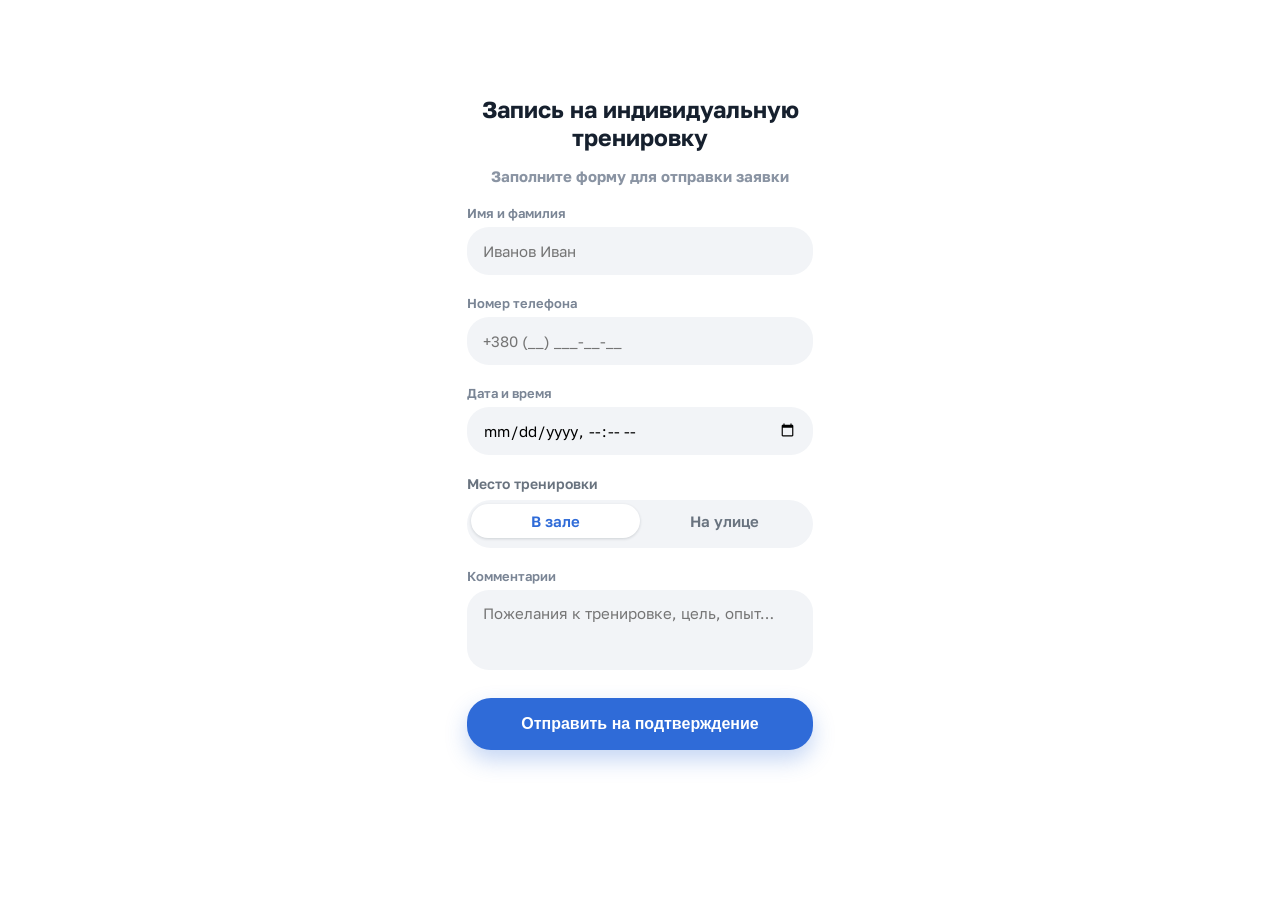
<file: form/index.html>
<!DOCTYPE html>
<html lang="en">

<head>
    <meta charset="UTF-8">
    <meta name="viewport" content="width=device-width, initial-scale=1.0">
    <title>Registration for training</title>
    <link rel="stylesheet" href="style.css">
    <link rel="preconnect" href="https://fonts.googleapis.com">
    <link rel="preconnect" href="https://fonts.gstatic.com" crossorigin>
    <link href="https://fonts.googleapis.com/css2?family=Golos+Text:wght@400;500;600;700;800;900&display=swap"
        rel="stylesheet">

    <script src="script.js" defer></script>
</head>

<body>
    <main class="page">
        <div class="booking-card">
            <h1>Запись на индивидуальную тренировку</h1>
            <h2>Заполните форму для отправки заявки</h2>

            <div class="field">
                <label for="fullname">Имя и фамилия</label>
                <input type="text" name="fullname" id="fullname" placeholder="Иванов Иван">
            </div>

            <div class="field">
                <label for="phone-number">Номер телефона</label>
                <input type="text" name="phone-number" id="phone-number" placeholder="+380 (__) ___-__-__">
            </div>

            <div class="field">
                <label for="datetime">Дата и время</label>
                <input type="datetime-local" name="datetime" id="datetime">
            </div>

            <div class="field">
                <label class="field-label">Место тренировки</label>

                <div class="place-switch">
                    <input type="radio" name="place" id="gym" value="В зале" checked>
                    <label for="gym">В зале</label>

                    <input type="radio" name="place" id="outside" value="На улице">
                    <label for="outside">На улице</label>
                </div>
            </div>

            <div class="field">
                <label for="comments">Комментарии</label>
                <textarea name="comments" id="comments" placeholder="Пожелания к тренировке, цель, опыт…"></textarea>
            </div>

            <button class="check">Отправить на подтверждение</button>
        </div>
    </main>
</body>

</html>
</file>
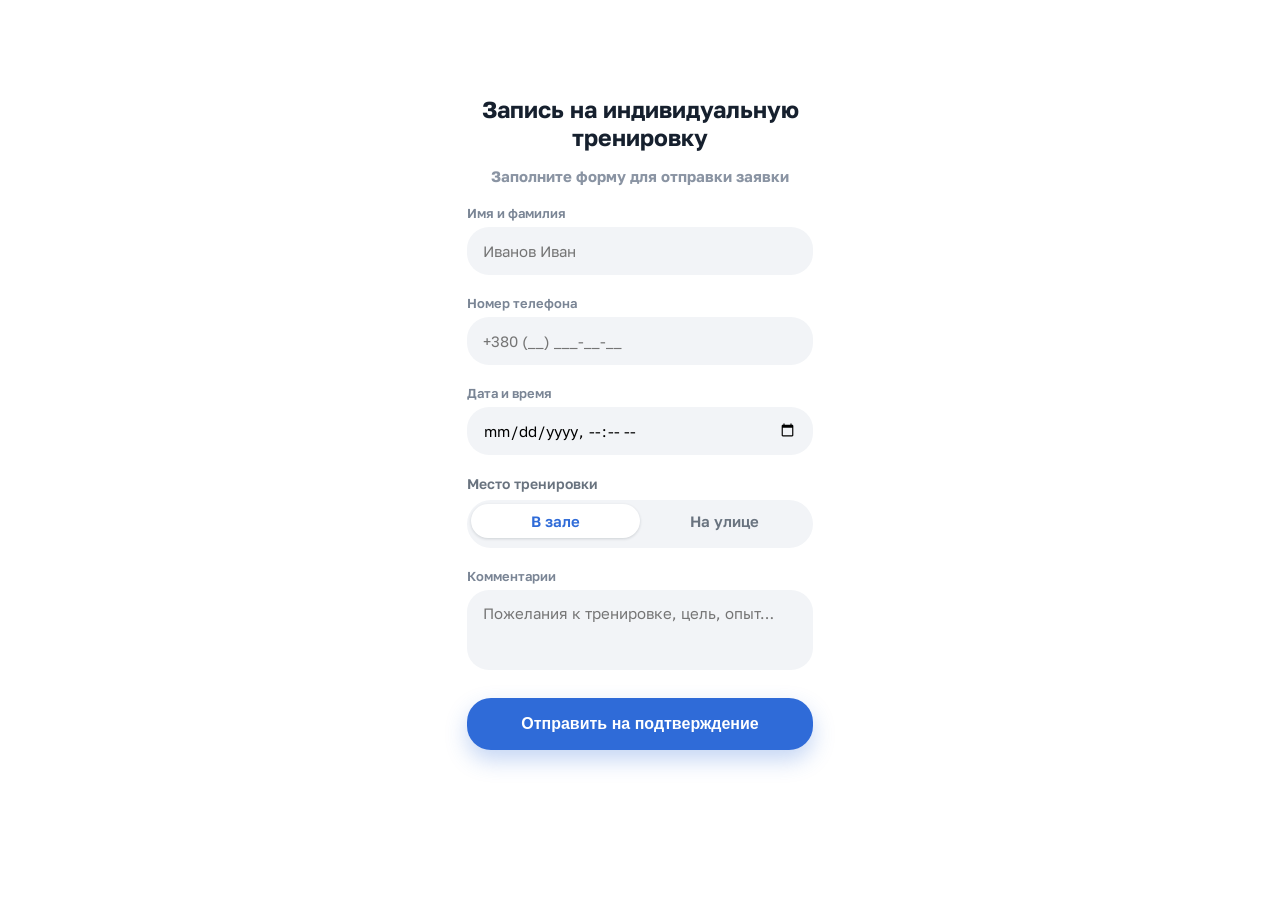
<file: webapp/index.html>
<!DOCTYPE html>
<html lang="en">

<head>
    <meta charset="UTF-8">
    <meta name="viewport" content="width=device-width, initial-scale=1.0">
    <title>Registration for training</title>
    <link rel="stylesheet" href="static/css/style.css">
    <link rel="preconnect" href="https://fonts.googleapis.com">
    <link rel="preconnect" href="https://fonts.gstatic.com" crossorigin>
    <link href="https://fonts.googleapis.com/css2?family=Golos+Text:wght@400;500;600;700;800;900&display=swap"
        rel="stylesheet">

    <script src="static/js/script.js" defer></script>
</head>

<body>
    <main class="page">
        <div class="booking-card">
            <h1>Запись на индивидуальную тренировку</h1>
            <h2>Заполните форму для отправки заявки</h2>

            <div class="field">
                <label for="fullname">Имя и фамилия</label>
                <input type="text" name="fullname" id="fullname" placeholder="Иванов Иван">
            </div>

            <div class="field">
                <label for="phone-number">Номер телефона</label>
                <input type="text" name="phone-number" id="phone-number" placeholder="+380 (__) ___-__-__">
            </div>

            <div class="field">
                <label for="datetime">Дата и время</label>
                <input type="datetime-local" name="datetime" id="datetime">
            </div>

            <div class="field">
                <label class="field-label">Место тренировки</label>

                <div class="place-switch">
                    <input type="radio" name="place" id="gym" value="В зале" checked>
                    <label for="gym">В зале</label>

                    <input type="radio" name="place" id="outside" value="На улице">
                    <label for="outside">На улице</label>
                </div>
            </div>

            <div class="field">
                <label for="comments">Комментарии</label>
                <textarea name="comments" id="comments" placeholder="Пожелания к тренировке, цель, опыт…"></textarea>
            </div>

            <button class="check">Отправить на подтверждение</button>
        </div>
    </main>
</body>

</html>
</file>
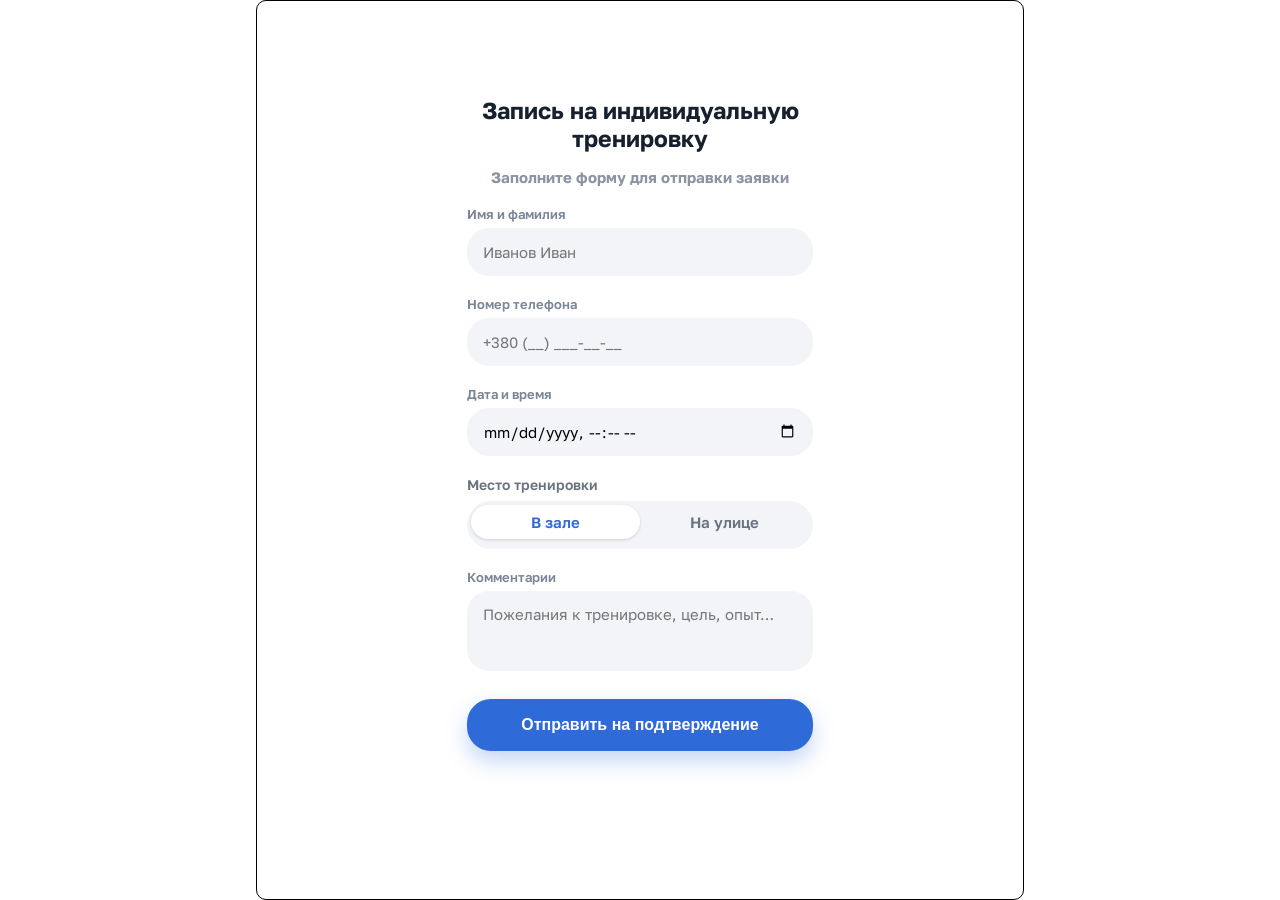
<file: webapp/form.html>
<!DOCTYPE html>
<html lang="en">

<head>
    <meta charset="UTF-8">
    <meta name="viewport" content="width=device-width, initial-scale=1.0">
    <title>Registration for training</title>
    <link rel="stylesheet" href="static/css/form.css">
    <link rel="preconnect" href="https://fonts.googleapis.com">
    <link rel="preconnect" href="https://fonts.gstatic.com" crossorigin>
    <link href="https://fonts.googleapis.com/css2?family=Golos+Text:wght@400;500;600;700;800;900&display=swap"
        rel="stylesheet">

    <script src="static/js/form.js" defer></script>
</head>

<body>
    <main class="page">
        <div class="booking-card">
            <h1>Запись на индивидуальную тренировку</h1>
            <h2>Заполните форму для отправки заявки</h2>

            <div class="field">
                <label for="fullname">Имя и фамилия</label>
                <input type="text" name="fullname" id="fullname" placeholder="Иванов Иван">
            </div>

            <div class="field">
                <label for="phone-number">Номер телефона</label>
                <input type="text" name="phone-number" id="phone-number" placeholder="+380 (__) ___-__-__">
            </div>

            <div class="field">
                <label for="datetime">Дата и время</label>
                <input type="datetime-local" name="datetime" id="datetime">
            </div>

            <div class="field">
                <label class="field-label">Место тренировки</label>

                <div class="place-switch">
                    <input type="radio" name="place" id="gym" value="В зале" checked>
                    <label for="gym">В зале</label>

                    <input type="radio" name="place" id="outside" value="На улице">
                    <label for="outside">На улице</label>
                </div>
            </div>

            <div class="field">
                <label for="comments">Комментарии</label>
                <textarea name="comments" id="comments" placeholder="Пожелания к тренировке, цель, опыт…"></textarea>
            </div>

            <button class="check">Отправить на подтверждение</button>
        </div>
    </main>
</body>

</html>
</file>
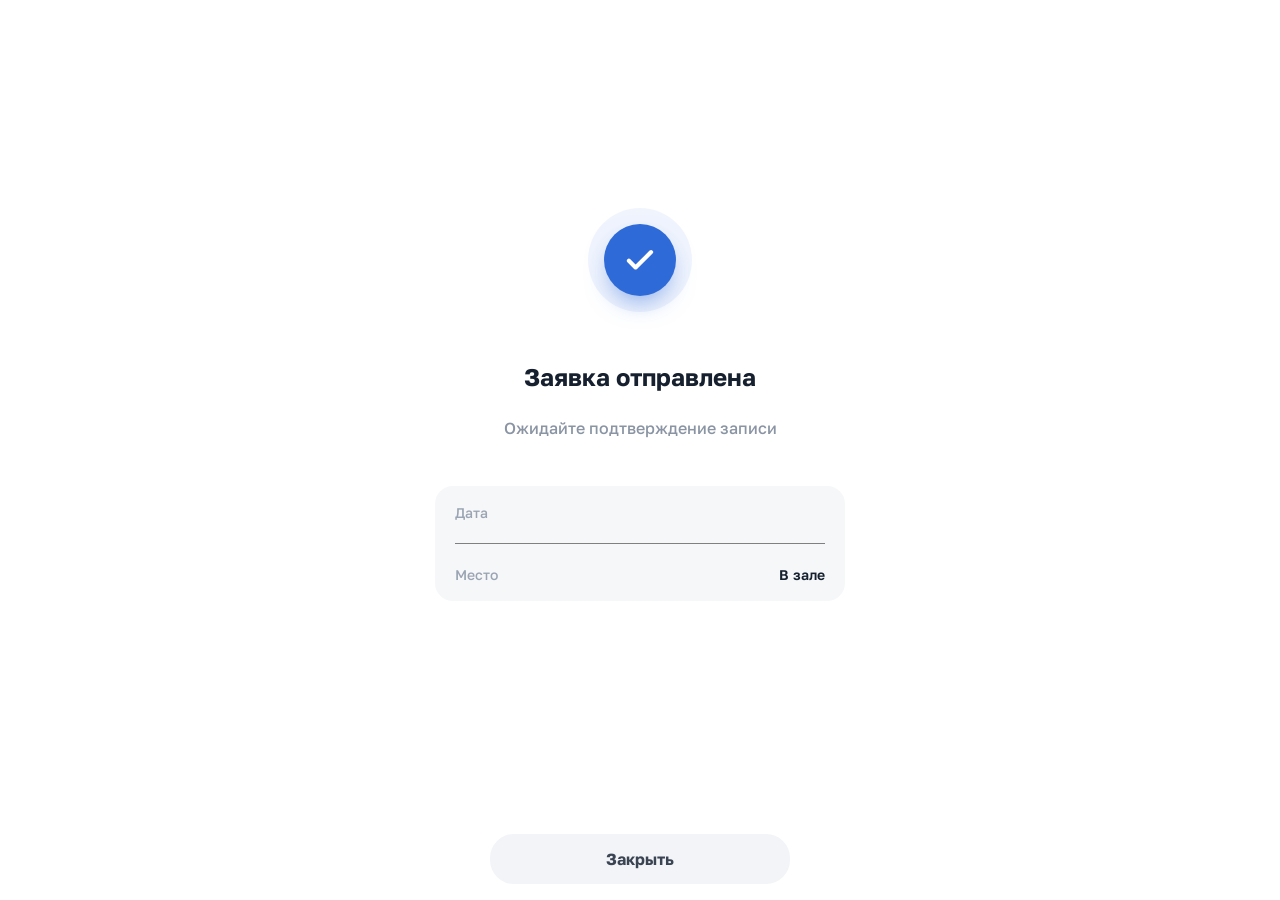
<file: webapp/success.html>
<!DOCTYPE html>
<html lang="en">

<head>
    <meta charset="UTF-8">
    <meta name="viewport" content="width=device-width, initial-scale=1.0">
    <title>Success</title>
    <link rel="stylesheet" href="static/css/success.css">
    <link rel="preconnect" href="https://fonts.googleapis.com">
    <link rel="preconnect" href="https://fonts.gstatic.com" crossorigin>
    <link href="https://fonts.googleapis.com/css2?family=Golos+Text:wght@400;500;600;700;800;900&display=swap"
        rel="stylesheet">
    <script src="static/js/success.js" defer></script>
</head>

<body>
    <main>
        <div class="check-wrap">
            <div class="check-mark">
                <svg data-dc-tpl="153" width="38" height="38" viewBox="0 0 24 24" fill="none" stroke="#fff"
                    stroke-width="2.6" stroke-linecap="round" stroke-linejoin="round">
                    <path data-dc-tpl="154" d="M5 12.5l4.2 4.2L19 7"></path>
                </svg>

            </div>
        </div>

        <h1>Заявка отправлена</h1>
        <h2>Ожидайте подтверждение записи</h2>

        <div class="card">
            <div class="row">
                <span>Дата</span>
                <b><time datetime="2013-12-25 11:12"></time></b>
            </div>

            <hr>

            <div class="row">
                <span>Место</span>
                <b>В зале</b>
            </div>
        </div>
        <button class="close">Закрыть</button>
    </main>
</body>

</html>
</file>
<file: form/style.css>
* {
    box-sizing: border-box;
}

body {
    margin: 0;
    font-family: "Golos Text", sans-serif;
    background-color: #ffffff;
    color: #16202E;
}

.page {
    min-height: 100vh;
    display: flex;
    justify-content: center;
    padding: 80px 16px 24px;
}

.booking-card {
    width: 100%;
    max-width: 346px;
}

input {
    width: 100%;
    height: 48px;

    padding: 0 16px;

    border: none;
    border-radius: 22px;

    background-color: #F2F4F7;

    font-family: inherit;
    font-size: 15px;
}

h1 {
    text-align: center;
    color: #16202E;
    font-family: "Golos Text", sans-serif;
    font-size: 23px;
    font-weight: bold;
}

h2 {
    text-align: center;
    color: #8A94A3;
    font-size: 15px;
    font-weight: medium;
}

label {
    display: block;
    margin-bottom: 6px;

    font-size: 13px;
    font-weight: 600;
    color: #7A8595;
}

button {
    background-color: #2F6BD8;
    border-radius: calc(22px + 2px);
    box-shadow: 0 10 22;
    margin-top: 24px;
    padding: 10px;
    color: #FFFFFF;
    width: 100%;
    height: 52px;
    border: none;
    border-radius: 24px;
    font-size: 16px;
    font-weight: 700;
    cursor: pointer;
    box-shadow: 0 10px 22px rgba(47, 107, 216, 0.28);
    transition: 0.2s;
}

button:hover {
    background-color: #245CC4;
}

button:active {
    transform: translateY(1px);
    box-shadow: 0 6px 14px rgba(47, 107, 216, 0.25);
}

button:focus {
    outline: none;
    box-shadow: 0 0 0 4px rgba(47, 107, 216, 0.2);
}

.field {
    margin-top: 20px;
}

.field-label {
    display: block;
    margin-bottom: 8px;

    font-size: 14px;
    font-weight: 600;
    color: #69737F;
}

.place-switch {
    display: flex;
    width: 100%;
    height: 48px;

    padding: 4px;
    background-color: #F2F4F7;
    border-radius: 24px;
}

.place-switch input {
    display: none;
}

.place-switch label {
    width: 50%;

    display: flex;
    align-items: center;
    justify-content: center;

    border-radius: 20px;

    font-size: 15px;
    font-weight: 600;
    color: #69737F;

    cursor: pointer;
    transition: 0.2s;
}

.place-switch input:checked+label {
    background-color: #FFFFFF;
    color: #2F6BD8;
    box-shadow: 0 1px 3px rgba(20, 29, 43, 0.16);
}

textarea {
    width: 100%;
    height: 80px;

    padding: 14px 16px;

    border: none;
    border-radius: 22px;

    background-color: #F2F4F7;

    font-family: inherit;
    font-size: 15px;

    resize: none;
}

.invalid {
    border: 1px solid red;
    background-color: rgb(from red r g b / 0.03);
}

.invalid + p {
    color: red;
    font-size: small;
    margin: 3px;
}
</file>
<file: webapp/static/css/style.css>
* {
    box-sizing: border-box;
}

body {
    margin: 0;
    font-family: "Golos Text", sans-serif;
    background-color: #ffffff;
    color: #16202E;
}

.page {
    min-height: 100vh;
    display: flex;
    justify-content: center;
    padding: 80px 16px 24px;
}

.booking-card {
    width: 100%;
    max-width: 346px;
}

input {
    width: 100%;
    height: 48px;

    padding: 0 16px;

    border: none;
    border-radius: 22px;

    background-color: #F2F4F7;

    font-family: inherit;
    font-size: 15px;
}

h1 {
    text-align: center;
    color: #16202E;
    font-family: "Golos Text", sans-serif;
    font-size: 23px;
    font-weight: bold;
}

h2 {
    text-align: center;
    color: #8A94A3;
    font-size: 15px;
    font-weight: medium;
}

label {
    display: block;
    margin-bottom: 6px;

    font-size: 13px;
    font-weight: 600;
    color: #7A8595;
}

button {
    background-color: #2F6BD8;
    border-radius: calc(22px + 2px);
    box-shadow: 0 10 22;
    margin-top: 24px;
    padding: 10px;
    color: #FFFFFF;
    width: 100%;
    height: 52px;
    border: none;
    border-radius: 24px;
    font-size: 16px;
    font-weight: 700;
    cursor: pointer;
    box-shadow: 0 10px 22px rgba(47, 107, 216, 0.28);
    transition: 0.2s;
}

button:hover {
    background-color: #245CC4;
}

button:active {
    transform: translateY(1px);
    box-shadow: 0 6px 14px rgba(47, 107, 216, 0.25);
}

button:focus {
    outline: none;
    box-shadow: 0 0 0 4px rgba(47, 107, 216, 0.2);
}

.field {
    margin-top: 20px;
}

.field-label {
    display: block;
    margin-bottom: 8px;

    font-size: 14px;
    font-weight: 600;
    color: #69737F;
}

.place-switch {
    display: flex;
    width: 100%;
    height: 48px;

    padding: 4px;
    background-color: #F2F4F7;
    border-radius: 24px;
}

.place-switch input {
    display: none;
}

.place-switch label {
    width: 50%;

    display: flex;
    align-items: center;
    justify-content: center;

    border-radius: 20px;

    font-size: 15px;
    font-weight: 600;
    color: #69737F;

    cursor: pointer;
    transition: 0.2s;
}

.place-switch input:checked+label {
    background-color: #FFFFFF;
    color: #2F6BD8;
    box-shadow: 0 1px 3px rgba(20, 29, 43, 0.16);
}

textarea {
    width: 100%;
    height: 80px;

    padding: 14px 16px;

    border: none;
    border-radius: 22px;

    background-color: #F2F4F7;

    font-family: inherit;
    font-size: 15px;

    resize: none;
}

.invalid {
    border: 1px solid red;
    background-color: rgb(from red r g b / 0.03);
}

.invalid + p {
    color: red;
    font-size: small;
    margin: 3px;
}
</file>
<file: webapp/static/css/form.css>
* {
    box-sizing: border-box;
}

body {
    margin: 0;
    font-family: "Golos Text", sans-serif;
    background-color: #ffffff;
    color: #16202E;
    height: 100vh;
}

.page {
    border: 1px solid black;
    border-radius: 10px;
    box-sizing: border-box;
    margin: auto;
    max-width: 768px;
    height: 100%;
    display: flex;
    justify-content: center;
    padding: 80px 16px 24px;
}

.booking-card {
    width: 100%;
    max-width: 346px;
}

input {
    width: 100%;
    height: 48px;

    padding: 0 16px;

    border: none;
    border-radius: 22px;

    background-color: #F2F4F7;

    font-family: inherit;
    font-size: 15px;
}

h1 {
    text-align: center;
    color: #16202E;
    font-family: "Golos Text", sans-serif;
    font-size: 23px;
    font-weight: bold;
}

h2 {
    text-align: center;
    color: #8A94A3;
    font-size: 15px;
    font-weight: medium;
}

label {
    display: block;
    margin-bottom: 6px;

    font-size: 13px;
    font-weight: 600;
    color: #7A8595;
}

button {
    background-color: #2F6BD8;
    border-radius: calc(22px + 2px);
    box-shadow: 0 10 22;
    margin-top: 24px;
    padding: 10px;
    color: #FFFFFF;
    width: 100%;
    height: 52px;
    border: none;
    border-radius: 24px;
    font-size: 16px;
    font-weight: 700;
    cursor: pointer;
    box-shadow: 0 10px 22px rgba(47, 107, 216, 0.28);
    transition: 0.2s;
}

button:hover {
    background-color: #245CC4;
}

button:active {
    transform: translateY(1px);
    box-shadow: 0 6px 14px rgba(47, 107, 216, 0.25);
}

button:focus {
    outline: none;
    box-shadow: 0 0 0 4px rgba(47, 107, 216, 0.2);
}

.field {
    margin-top: 20px;
}

.field-label {
    display: block;
    margin-bottom: 8px;

    font-size: 14px;
    font-weight: 600;
    color: #69737F;
}

.place-switch {
    display: flex;
    width: 100%;
    height: 48px;

    padding: 4px;
    background-color: #F2F4F7;
    border-radius: 24px;
}

.place-switch input {
    display: none;
}

.place-switch label {
    width: 50%;

    display: flex;
    align-items: center;
    justify-content: center;

    border-radius: 20px;

    font-size: 15px;
    font-weight: 600;
    color: #69737F;

    cursor: pointer;
    transition: 0.2s;
}

.place-switch input:checked+label {
    background-color: #FFFFFF;
    color: #2F6BD8;
    box-shadow: 0 1px 3px rgba(20, 29, 43, 0.16);
}

textarea {
    width: 100%;
    height: 80px;

    padding: 14px 16px;

    border: none;
    border-radius: 22px;

    background-color: #F2F4F7;

    font-family: inherit;
    font-size: 15px;

    resize: none;
}

.invalid {
    border: 1px solid red;
    background-color: rgb(from red r g b / 0.03);
}

.invalid+p {
    color: red;
    font-size: small;
    margin: 3px;
}
</file>
<file: webapp/static/css/success.css>
main {
    flex: 1 1 0%;
    display: flex;
    flex-direction: column;
    align-items: center;
    justify-content: center;
    padding: 0px 36px;
    text-align: center;
}

h1 {
    margin: 20px 0px 12px;
    font: 700 24px "Golos Text";
    color: rgb(22, 32, 46);
}

h2 {
    font: 500 16px / 1.5 "Golos Text";
    color: rgb(138, 148, 163);
    max-width: 280px;
}

.card {
    margin-top: 32px;
    width: 370px;
    background: rgb(246, 247, 249);
    border-radius: 18px;
    padding: 18px 20px;
    display: flex;
    flex-direction: column;
    gap: 14px;
    text-align: left;
}

.row {
    display: flex;
    justify-content: space-between;
    align-items: center;
    width: 100%;
}

span {
    font: 500 14px "Golos Text";
    color: rgb(154, 164, 178);
}

b {
    font: 600 14px "Golos Text";
    color: rgb(22, 32, 46);
}

hr {
    border: none;
    width: 100%;
    height: 1px;
    background: gray;
}

.check-wrap {
    margin-top: 200px;
    width: 104px;
    height: 104px;
    border-radius: 50%;
    background-color: rgb(from #2f6bd8 r g b / 0.07);
    display: flex;
    align-items: center;
    justify-content: center;
    margin-bottom: 30px;
}

.check-mark {
    width: 72px;
    height: 72px;
    border-radius: 50%;
    background: var(--accent);
    display: flex;
    align-items: center;
    justify-content: center;
    box-shadow: rgba(47, 107, 216, 0.6) 0px 12px 26px -8px;
    background-color: #2f6bd8;
}

button {
    margin: 16px;
    width: 300px;
    height: 50px;
    border-radius: calc(22px + 2px);
    border-width: medium;
    border-style: none;
    border-color: currentcolor;
    border-image: initial;
    background: rgb(242, 244, 247);
    color: rgb(58, 68, 82);
    font: 700 16px "Golos Text";
    cursor: pointer;
    position: absolute;
    /* Отвязываем кнопку от текста */
    bottom: 0;
}
</file>
